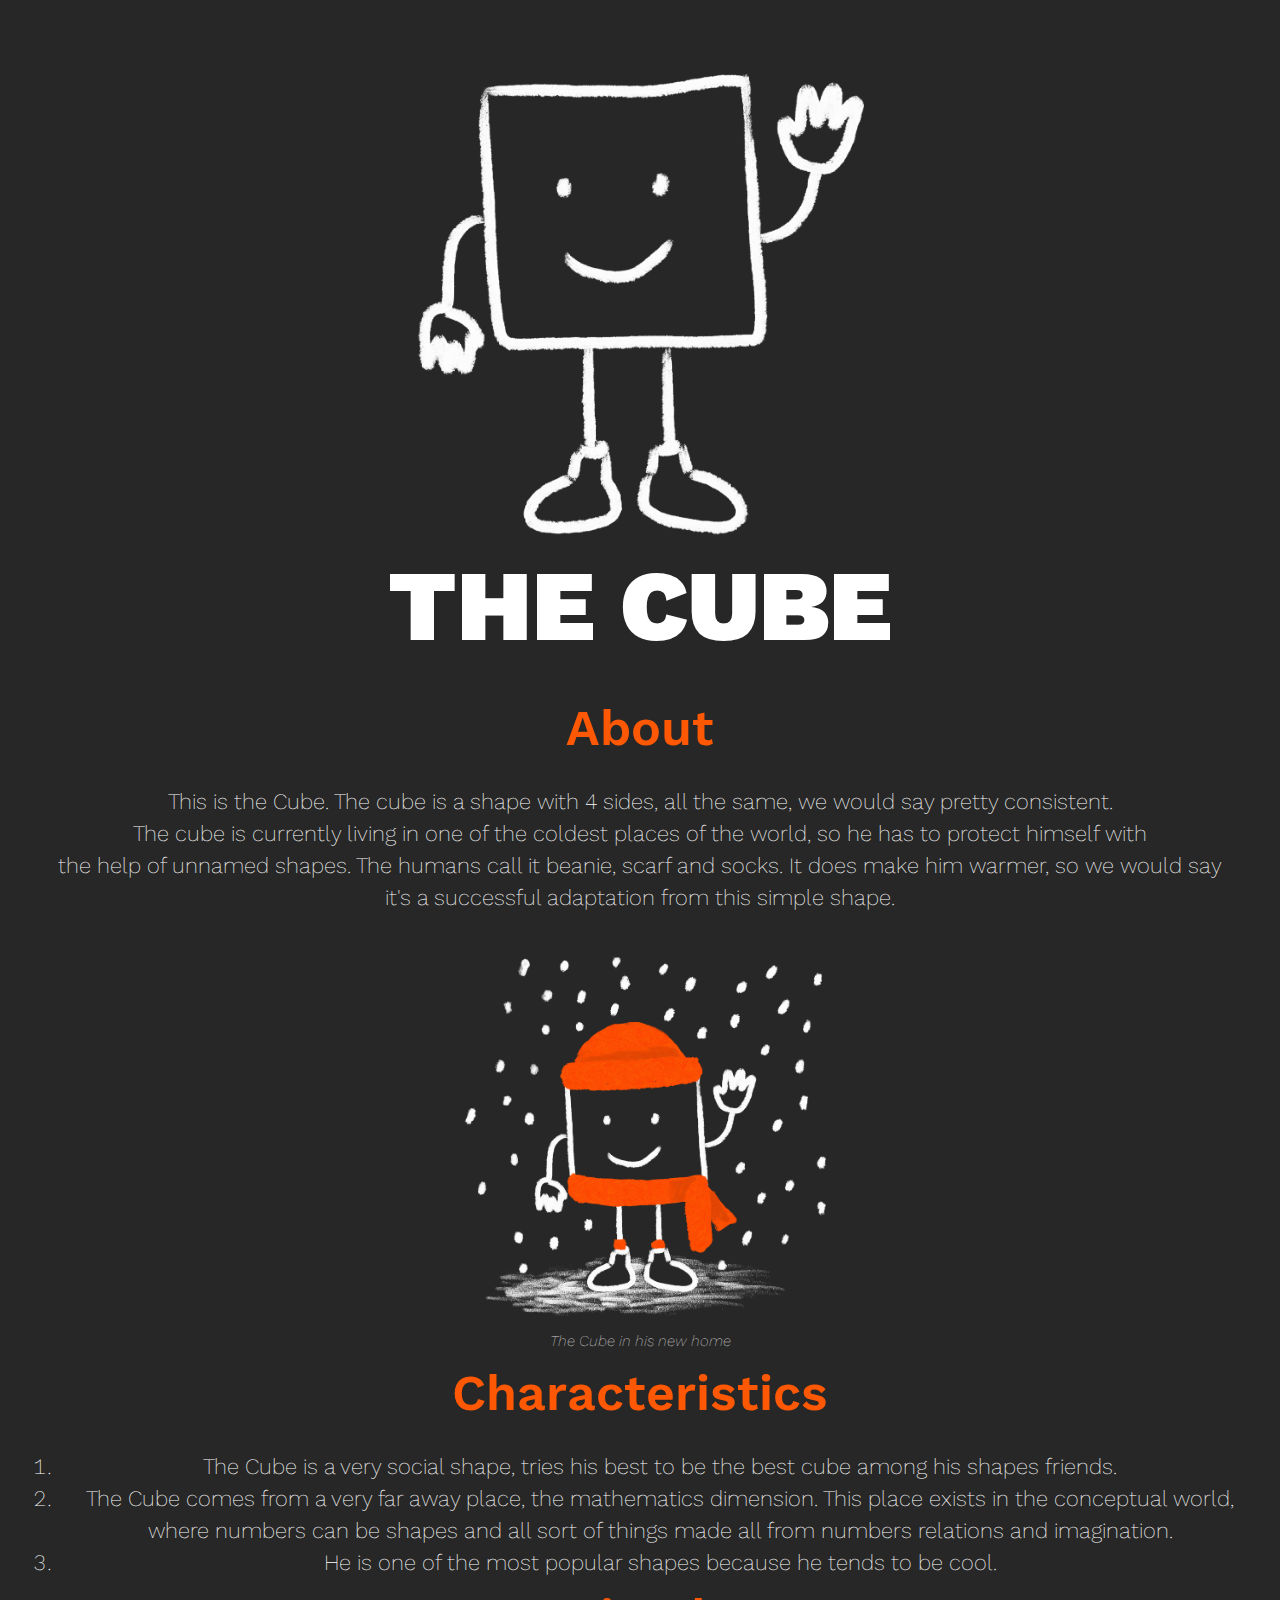
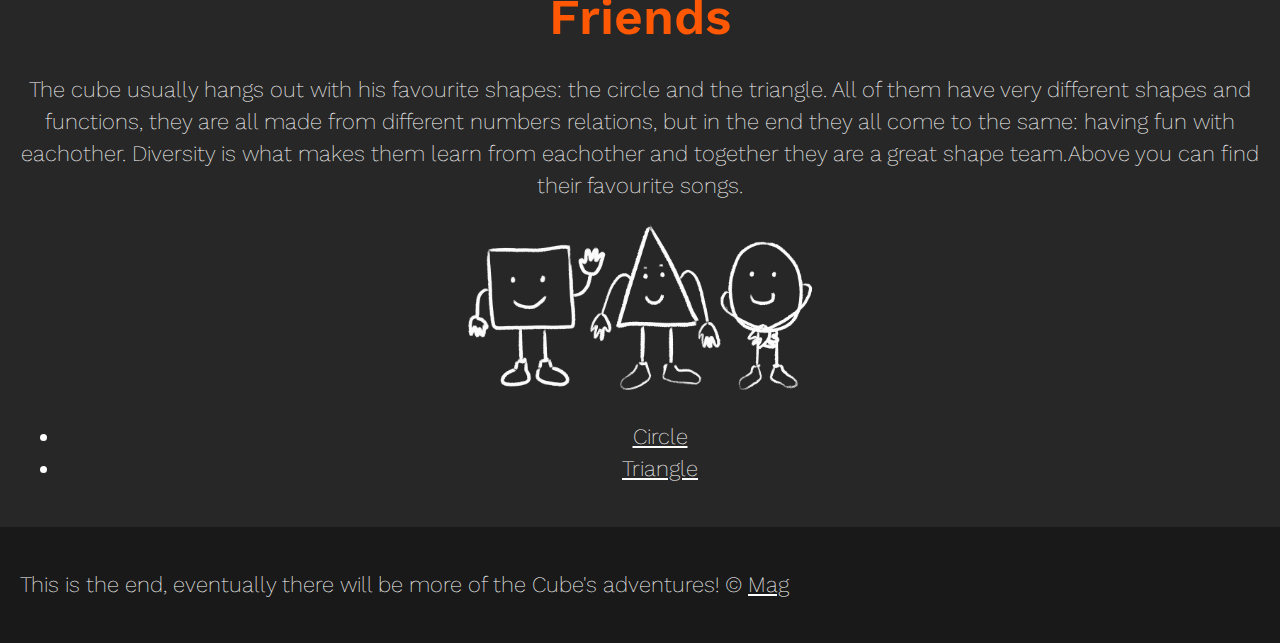
<file: index.html>
<!DOCTYPE html>
<html>
<head>
	<title>The Cube</title>
	<!-- how to add an icon in the tab space, also called FAVICON -->
	<link rel="icon" href="img/Cube-favicon.png">
	<link rel="stylesheet" type="text/css" href="css/hero.css">
	<style>
		@import url('https://fonts.googleapis.com/css2?family=Work+Sans:wght@200;600;900&display=swap');
	</style>

</head>
<body>

	<!-- header elements -->
	<header>
		<img src="img/Cube-04.png">
		<h1>The Cube</h1>
	</header>

	<!-- main elements-->
	<main> 
		<!-- General informatiom about the cube -->
		<h2>About</h2>
		<p>This is the Cube. The cube is a shape with 4 sides, all the same, we would say pretty consistent. <br> 
			The cube is currently living in one of the coldest places of the world, so he has to protect himself with <br> 
			the help of unnamed shapes. The humans call it beanie, scarf and socks. It does make him warmer, so we would say <br> 
		it's a successful adaptation from this simple shape.</p> 
		
		<img src="img/Cube-05.png">
		<p class="caption">The Cube in his new home</p> 
		<!-- Specific information about the cube -->
		<h2>Characteristics</h2>
		<ol>
			<li>The Cube is a very social shape, tries his best to be the best cube among his shapes friends. </li>
			<li>The Cube comes from a very far away place, the mathematics dimension. This place exists in the conceptual world, where numbers can be shapes and all sort of things made all from numbers relations and imagination. </li>
			<li>He is one of the most popular shapes because he tends to be cool. </li>
		</ol>

		<!-- Information about cubes friends -->

		<h2>Friends</h2>
		<p>The cube usually hangs out with his favourite shapes: the circle and the triangle. All of them have very different shapes and functions, they are all made from different numbers relations, but in the end they all come to the same: having fun with eachother. Diversity is what makes them learn from eachother and together they are a great shape team.Above you can find their favourite songs.</p>
		<img src="img/Cube-06.png">
		<ul>
			<li><a target="_blank" href="https://www.youtube.com/watch?v=wdOos2ZFshg">Circle</a></li>
			<li><a target="_blank" href="https://www.youtube.com/watch?v=wdOos2ZFshg">Triangle</a></li>
		</ul>
	</main>

	<!-- Footer -->
	<footer><p> This is the end, eventually there will be more of the Cube's adventures! &copy; <a href="https://margsilva.com/"> Mag </a></p></footer>

</body>
</html>
</file>
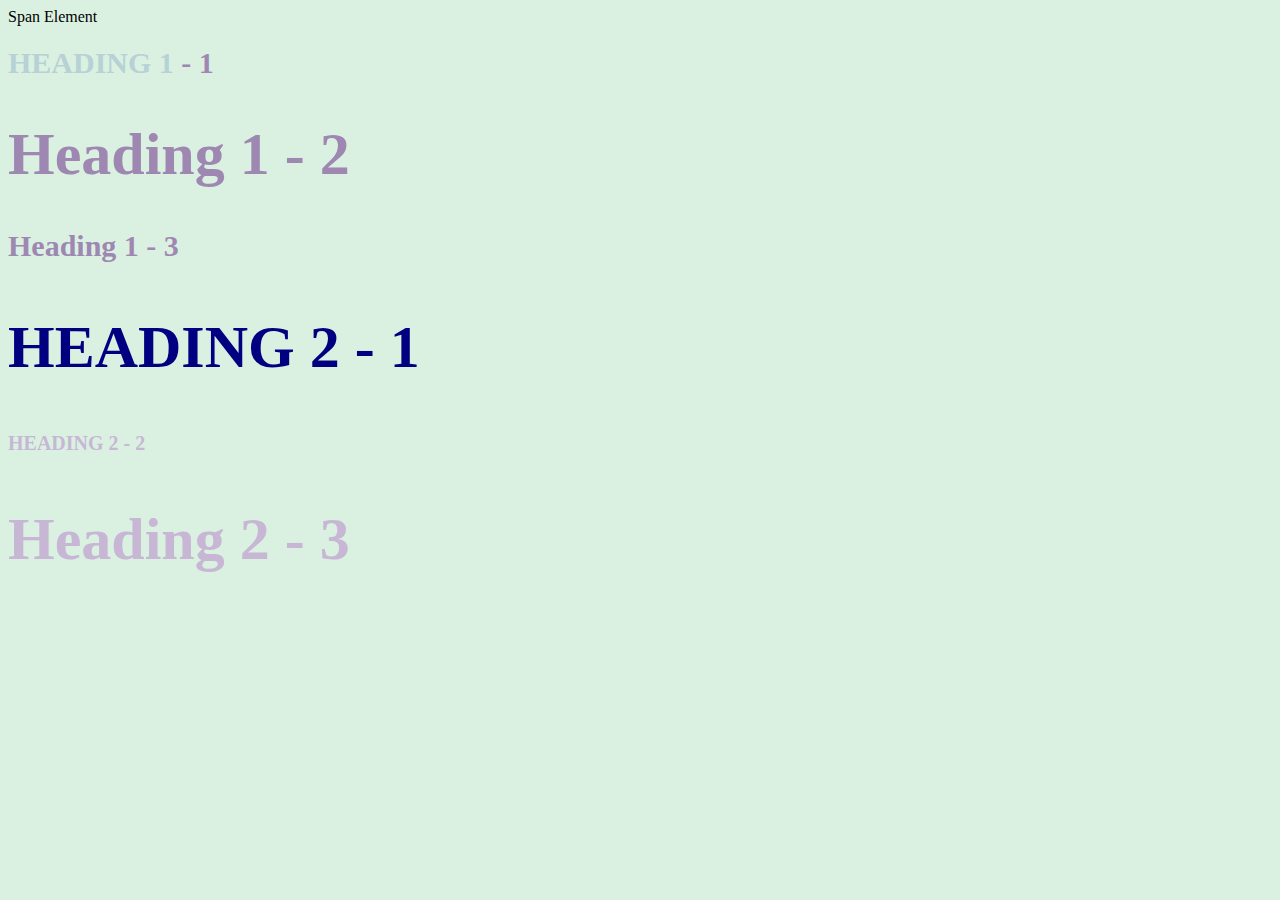
<file: style-test.html>
<!DOCTYPE html>
<html>
<head>
	<title>Style Test</title>
	<style type="text/css"></style>
	<link rel="stylesheet" type="text/css" href="css/test.css">
</head>

<body>
	<span>Span Element</span>
	<h1 class="uppercase"> <span> Heading 1 </span> - 1 </h1>
	<h1 class="big"> Heading 1 - 2 </h1>
	<h1> Heading 1 - 3 </h1>
	<h2 class="big uppercase"> Heading 2 - 1 </h2>
	<h2 class="uppercase"> Heading 2 - 2 </h2>
	<h2 class="big"> Heading 2 - 3 </h2>

</body>
</html>
</file>
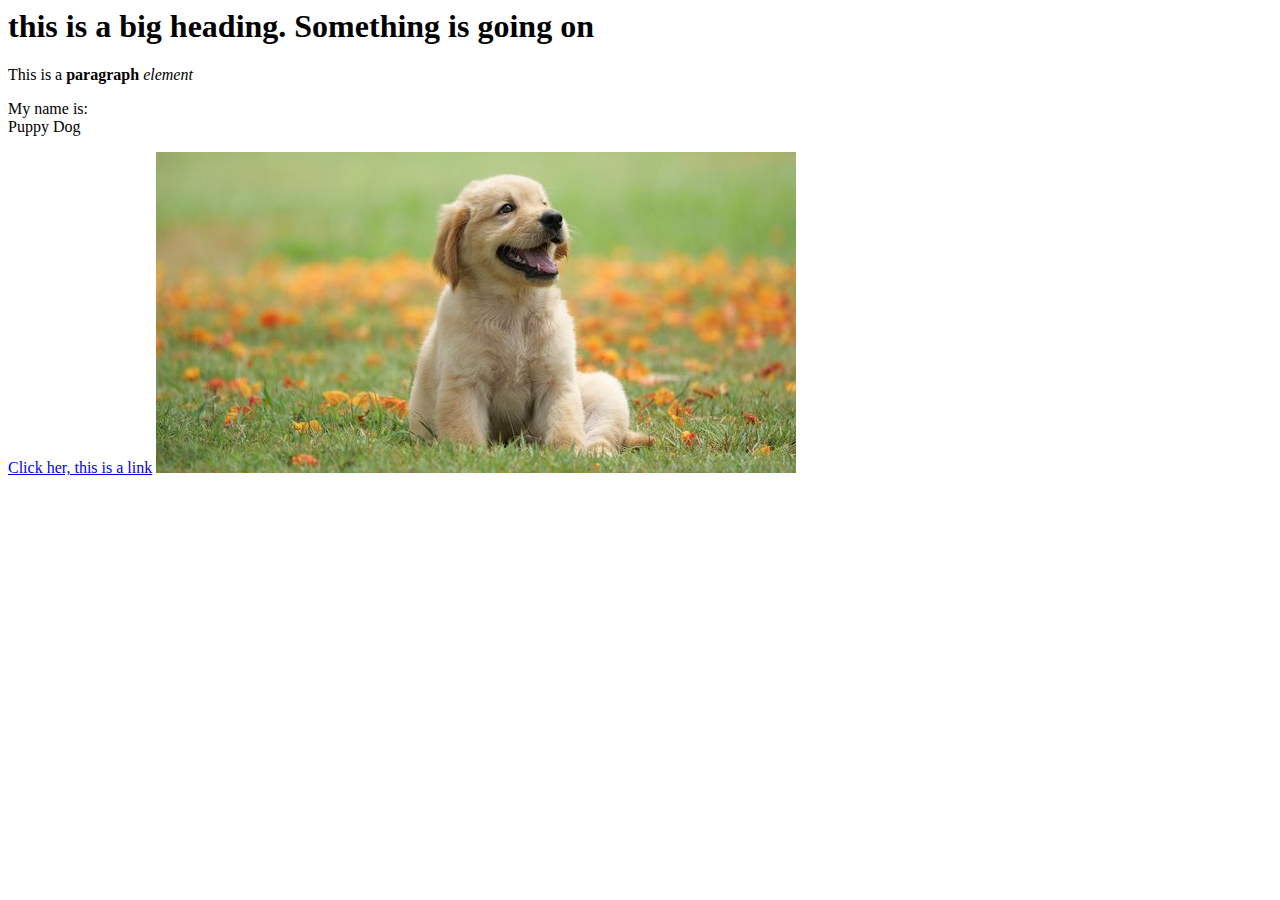
<file: test.html>
<!DOCTYPE hmtl>
<html>
<head>
	<title>Test Page</title>
</head>
<body>
	<h1> this is a big heading. Something is going on </h1>
	<p>This is a <b>paragraph</b> <i>element</i></p>
	<p>My name is: <br>
	Puppy Dog</p>
	<a href="https://google.com" target="_blank" title="Lets go to google">Click her, this is a link</a> 
	<img src="img/dog.jpeg">
</body>
</html>
</file>
<file: css/hero.css>
body { background-color: #272727;
	margin: 0;
	font-family: 'Work Sans', sans-serif; 
	font-weight: 200;
 	font-size: 22px; 
 	color: #FFFFFF;
 	line-height: 32px; }
 

/*HEADER*/
 
 header { 
 	text-align: center; 
 	padding-top: 50px; 
 	padding-bottom: 50px;}


 header img { 
 	width: 500px;}

 /*HEADINGS*/

 h1 { 
 	color: #FFFFFF; 
 	text-transform: uppercase;
 	font-size: 100px;
	margin: 0px; 
	font-family: 'Work Sans', sans-serif;
 	font-weight: 900; }

 h2 { 
 	color: #FF5804; 
 	font-size: 50px;
 	font-family: 'Work Sans', sans-serif;
 	font-weight: 600; 
 	margin-top: 20px;} 

 a { 
 	color: #FFFFFF; 
  }

 a:hover { 
 	color: #FF5804 }

 p.caption { 
 	color: #D1D1D1; 
 	font-size: 15px;
 	font-style: italic;
 	margin-top: 0;  }



/*MAIN*/

main {  
	font-family: 'Work Sans' 
	width: 800px; 
	/*margin: 0 auto; */
	padding: 20px; 
	text-align: center; } 


/* If you want to center elements, but still have a different text alignment you should do:   
	margin: 0 auto; 
	The "0" value will apply to top and bottom margins and the auto to left and right 

	Therefore if you have the same values either for top/bottom or left/right you can just combine them*/

main img { 
	max-width: 30%;  }

/*FOOTER*/

footer { 
	background-color: #191919; 
	padding: 20px; 
	margin: 0px; }

footer a{ 
	color: #FFFFFF;}

footer a:hover { 
	opacity: .5; 
	background-color: transparent; }
</file>
<file: css/test.css>
body {background-color: #DAF1E2;}

h1 {font-size: 30px; 
color:#9E88B2;}

h2 { font-size: 20px;
color: #C7B7D5; }

.big { font-size: 60px; } 
.uppercase {text-transform: uppercase;}
.big.uppercase{ color: navy; }

h1 span{ color: #B7D1D5; }
</file>
